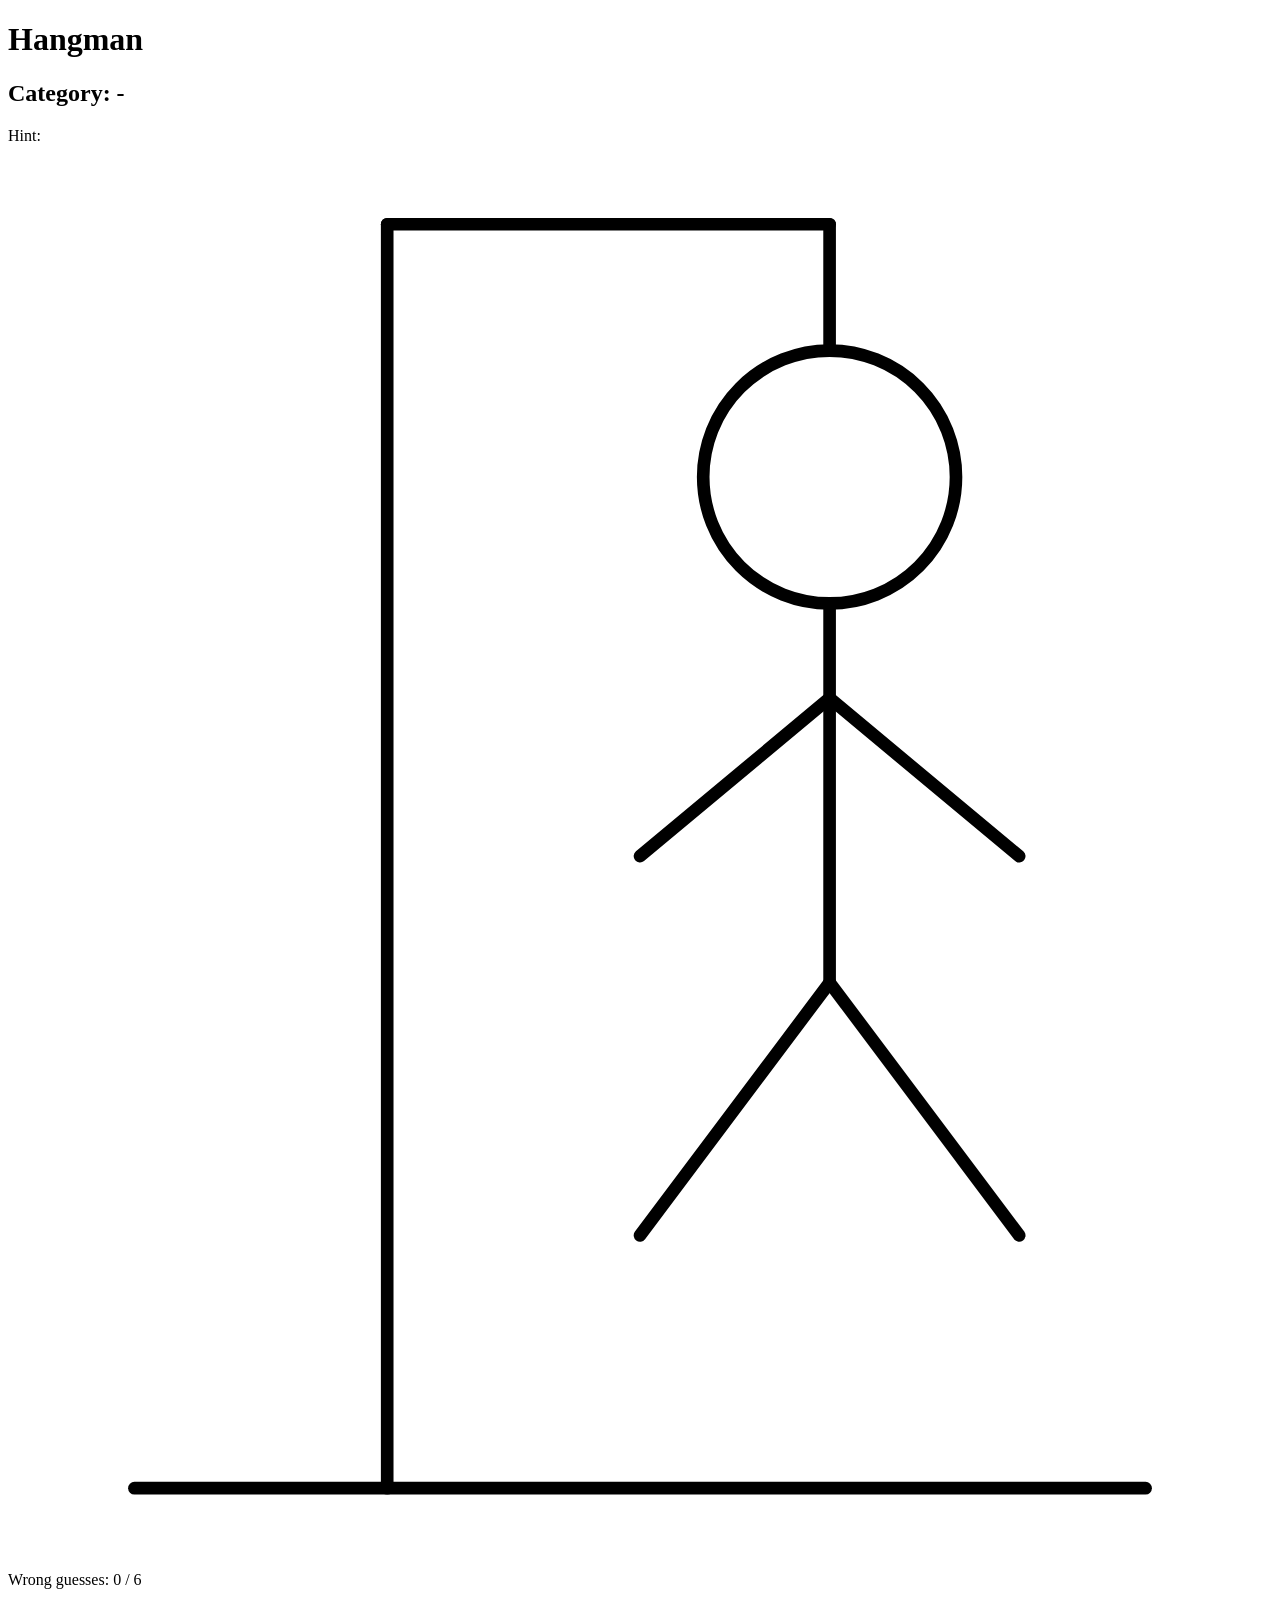
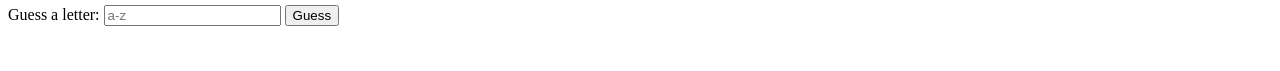
<file: index.html>
<!DOCTYPE html>
<html lang="en">

<head>
    <meta charset="UTF-8">
    <meta name="viewport" content="width=device-width, initial-scale=1.0">
    <title>Hangman</title>
    <link rel="stylesheet" href="./style.css">
    <script src="./app.js" defer></script>
</head>

<body>
    <!-- this is the header and catergory using elementbyid and text requirements -->
    <header>
        <div id="category-display" class="header-strip">
            <h1>Hangman</h1>
            <h2 id="category-title">Category: -</h2>
            <p id="hint-text" class="hint-text">Hint: <span id="hint-content"></span></p>
        </div>
    </header>

    <!-- ================Main game area====================== -->
    <main>
        <!-- Let's try to build the gallows for the body first using a SVG to 
 keep html and js logic seperate and fluid -->
        <svg id="hangman-svg" viewbox="0 0 200 220" aria-label="Hangman drawing" role="img">

            <line x1="20" y1="210" x2="180" y2="210" /> <!-- base -->
            <line x1="60" y1="210" x2="60" y2="10" /> <!-- pole -->
            <line x1="60" y1="10" x2="130" y2="10" /> <!-- beam -->
            <line x1="130" y1="10" x2="130" y2="30" /> <!-- noose -->

            <!-- Body parts, they're hidden in CSS -->
            <circle id="p-head" class="hidden" cx="130" cy="50" r="20" fill="none" />

            <line id="p-body" class="hidden" x1="130" y1="70" x2="130" y2="130" />

            <line id="p-left-arm" class="hidden" x1="130" y1="85" x2="100" y2="110" />

            <line id="p-right-arm" class="hidden" x1="130" y1="85" x2="160" y2="110" />

            <line id="p-right-leg" class="hidden" x1="130" y1="130" x2="160" y2="170" />

            <line id="p-left-leg" class="hidden" x1="130" y1="130" x2="100" y2="170" />

        </svg>
        <!-- JS letter slots are stamped here -->
        <div id="word-display" aria-label="Word to guess"></div>
        <!-- Template is how I satisfy both DocumentFragment and cloneNode 
     from a single function  -->
        <template id="letter-slot-template">
            <span class="letter-slot" data-letter=""></span>
        </template>


        <!-- STATUS - wrong guess count list -->
        <div id="status-area">
            <p id="wrong-counter">Wrong guesses: <span id="wrong-count">0</span> / 6</p>
            <div id="guessed-letters" aria-live="polite"></div>
        </div>

        <!-- GUESS FORM -->
        <form id="guess-form" autocomplete="off" novalidate>
            <label for="guess-input">Guess a letter:</label>
            <input id="guess-input" type="text" required minlength="1" maxlength="1" pattern="[a-zA-Z]"
                placeholder="a-z" aria-label="Type a letter" />
            <!-- Guess button here -->
            <button type="submit">Guess</button>
            <!-- Javascript writes validation errors here -->
            <p id="input-error" class="error-msg" aria-live="polite"></p>
        </form>

        <!-- ON SCREEN KEYBOARD  -->
        <div id="letter-buttons" aria-label="Letter keyboard"></div>

        <!-- GAME RESULT/MESSAGE/BUTTON-hidden until win or lose -->
        <div id="game-message" class="hidden" aria-live="assertive">
            <p id="result-text"></p>
            <p id="answer-reveal"></p>
            <button id="restart-btn">Play Again</button>
        </div>

    </main>

</body>


</html>
</file>
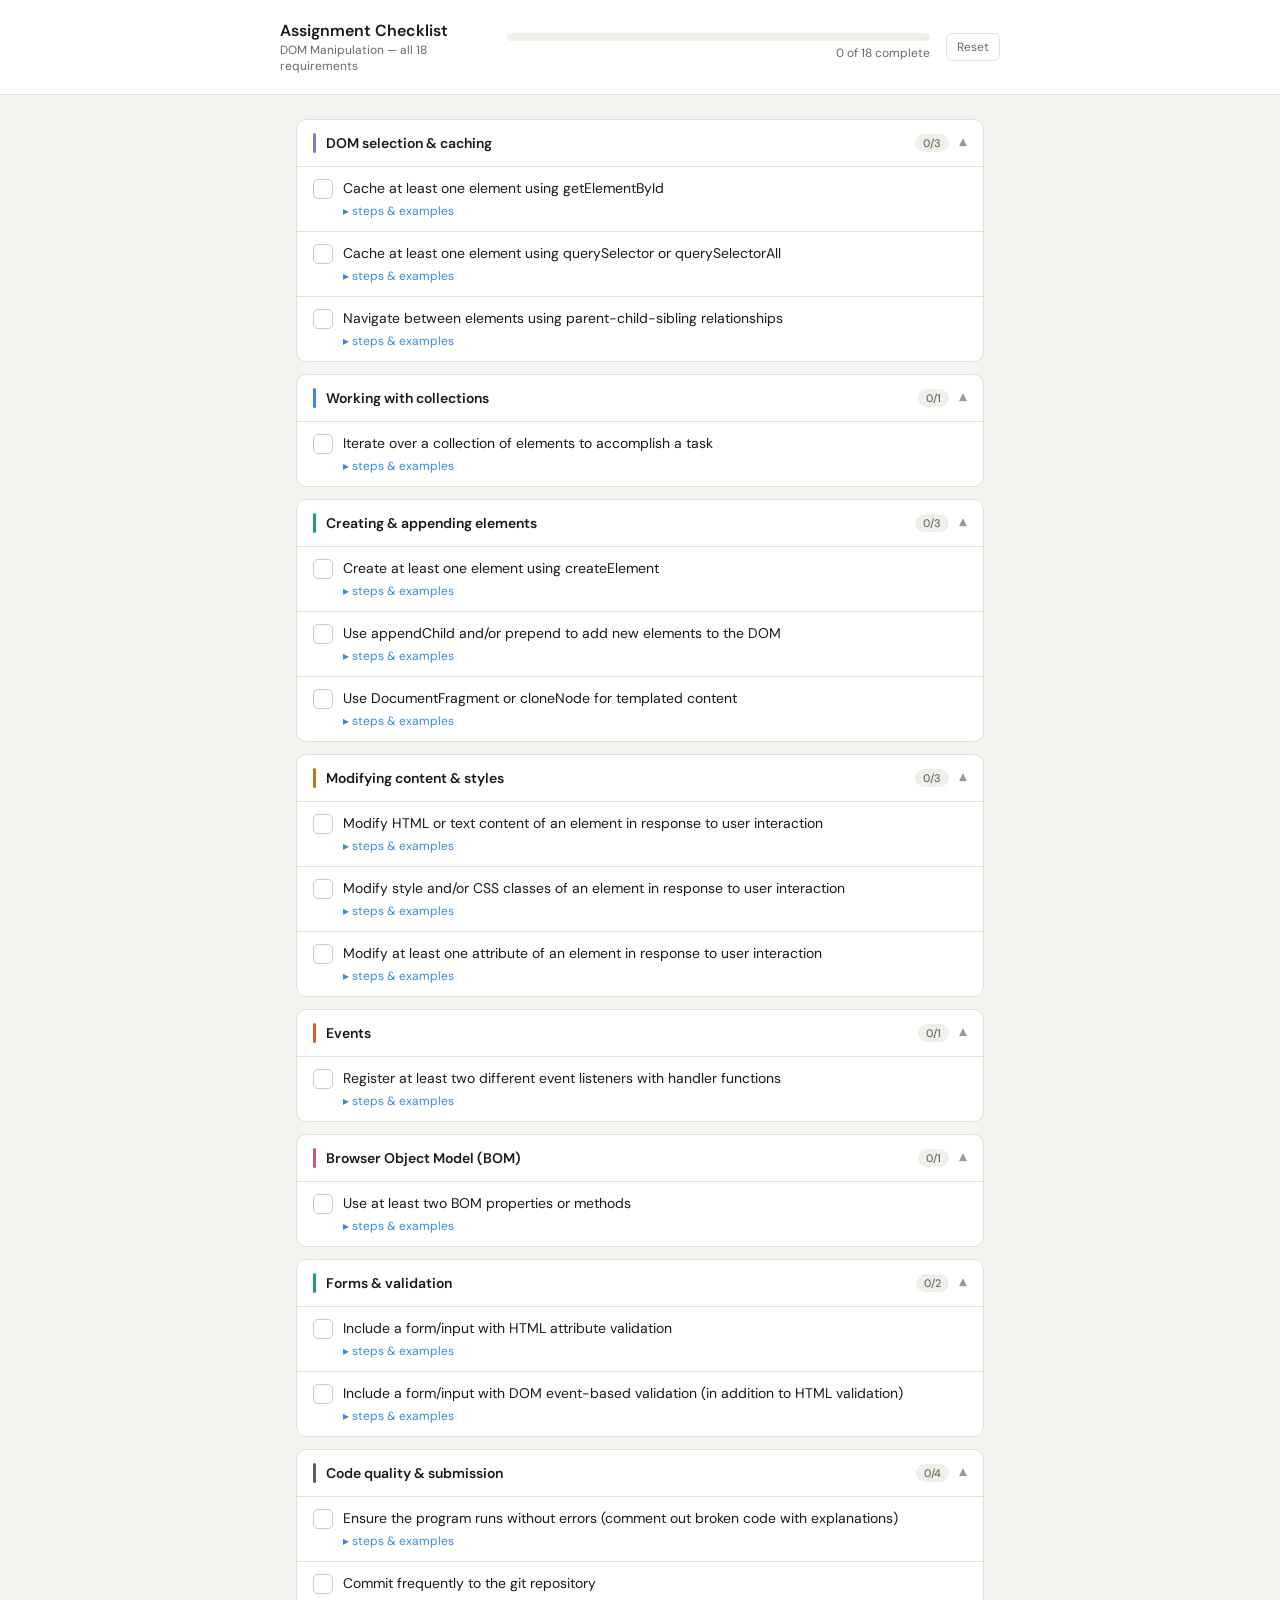
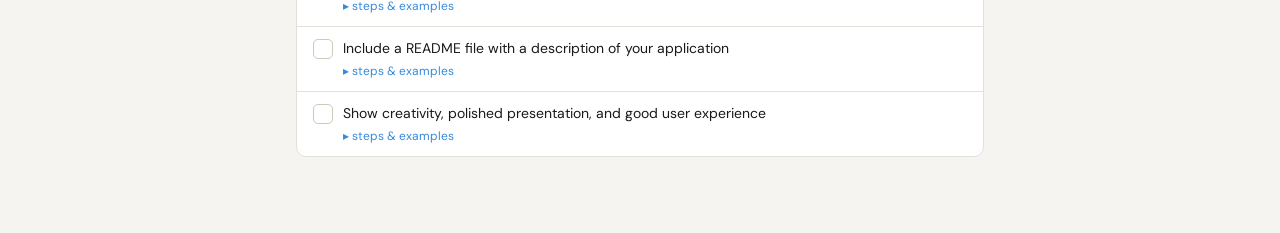
<file: SBAchecklist.html>
<!DOCTYPE html>
<html lang="en">
<head>
<meta charset="UTF-8">
<meta name="viewport" content="width=device-width, initial-scale=1.0">
<title>Assignment Checklist — DOM Manipulation</title>
<link rel="preconnect" href="https://fonts.googleapis.com">
<link href="https://fonts.googleapis.com/css2?family=DM+Sans:wght@400;500;600&family=DM+Mono:wght@400;500&display=swap" rel="stylesheet">
<style>
  *, *::before, *::after { box-sizing: border-box; margin: 0; padding: 0; }

  :root {
    --bg: #f5f4f0;
    --surface: #ffffff;
    --surface2: #f0efe9;
    --border: #e2e0d8;
    --border2: #cccab8;
    --text: #1a1917;
    --text2: #6b6860;
    --text3: #9b9890;
    --green: #1D9E75;
    --green-bg: #e8f7f2;
    --green-text: #0f6e56;
    --purple: #7F77DD;
    --purple-bg: #EEEDFE;
    --purple-text: #3C3489;
    --blue: #378ADD;
    --blue-bg: #E6F1FB;
    --blue-text: #185FA5;
    --teal: #1D9E75;
    --teal-bg: #E1F5EE;
    --teal-text: #0F6E56;
    --amber: #BA7517;
    --amber-bg: #FAEEDA;
    --amber-text: #633806;
    --coral: #D85A30;
    --coral-bg: #FAECE7;
    --coral-text: #4A1B0C;
    --pink: #D4537E;
    --pink-bg: #FBEAF0;
    --pink-text: #4B1528;
    --gray: #5F5E5A;
    --gray-bg: #F1EFE8;
    --gray-text: #2C2C2A;
    --radius: 10px;
    --radius-sm: 6px;
  }

  @media (prefers-color-scheme: dark) {
    :root {
      --bg: #1a1917;
      --surface: #242320;
      --surface2: #2c2b28;
      --border: #3a3935;
      --border2: #4a4945;
      --text: #f0efe9;
      --text2: #9b9890;
      --text3: #6b6860;
      --green-bg: #0a2e22;
      --green-text: #5DCAA5;
      --purple-bg: #1e1c3a;
      --purple-text: #AFA9EC;
      --blue-bg: #0c1e33;
      --blue-text: #85B7EB;
      --teal-bg: #0a2e22;
      --teal-text: #5DCAA5;
      --amber-bg: #2a1e08;
      --amber-text: #FAC775;
      --coral-bg: #2a1208;
      --coral-text: #F0997B;
      --pink-bg: #2a0e1a;
      --pink-text: #ED93B1;
      --gray-bg: #242320;
      --gray-text: #D3D1C7;
    }
  }

  body {
    font-family: 'DM Sans', sans-serif;
    background: var(--bg);
    color: var(--text);
    min-height: 100vh;
    padding: 0;
  }

  header {
    background: var(--surface);
    border-bottom: 1px solid var(--border);
    padding: 1.25rem 1.5rem;
    position: sticky;
    top: 0;
    z-index: 10;
  }

  .header-inner {
    max-width: 720px;
    margin: 0 auto;
    display: flex;
    align-items: center;
    gap: 1rem;
    flex-wrap: wrap;
  }

  .header-title {
    font-size: 16px;
    font-weight: 600;
    flex: 1;
    min-width: 160px;
  }

  .header-title span {
    display: block;
    font-size: 12px;
    font-weight: 400;
    color: var(--text2);
    margin-top: 1px;
  }

  .progress-wrap {
    flex: 2;
    min-width: 180px;
  }

  .progress-bar-bg {
    height: 8px;
    background: var(--surface2);
    border-radius: 99px;
    overflow: hidden;
    margin-bottom: 4px;
  }

  .progress-bar-fill {
    height: 100%;
    background: var(--green);
    border-radius: 99px;
    transition: width 0.4s cubic-bezier(.4,0,.2,1);
    width: 0%;
  }

  .progress-label {
    font-size: 12px;
    color: var(--text2);
    text-align: right;
  }

  .reset-btn {
    font-family: 'DM Sans', sans-serif;
    font-size: 12px;
    color: var(--text2);
    background: none;
    border: 1px solid var(--border);
    border-radius: var(--radius-sm);
    padding: 5px 10px;
    cursor: pointer;
    transition: background 0.15s, color 0.15s;
    white-space: nowrap;
  }
  .reset-btn:hover { background: var(--surface2); color: var(--text); }

  main {
    max-width: 720px;
    margin: 0 auto;
    padding: 1.5rem 1rem 4rem;
  }

  .section {
    background: var(--surface);
    border: 1px solid var(--border);
    border-radius: var(--radius);
    margin-bottom: 0.75rem;
    overflow: hidden;
  }

  .section-header {
    display: flex;
    align-items: center;
    gap: 10px;
    padding: 13px 16px;
    cursor: pointer;
    user-select: none;
    transition: background 0.15s;
  }
  .section-header:hover { background: var(--surface2); }

  .section-accent {
    width: 3px;
    height: 20px;
    border-radius: 99px;
    flex-shrink: 0;
  }

  .section-title {
    font-size: 14px;
    font-weight: 600;
    flex: 1;
  }

  .section-badge {
    font-size: 11px;
    font-weight: 500;
    padding: 2px 8px;
    border-radius: 99px;
    background: var(--surface2);
    color: var(--text2);
    transition: background 0.2s, color 0.2s;
  }
  .section-badge.all-done {
    background: var(--green-bg);
    color: var(--green-text);
  }

  .chevron {
    font-size: 16px;
    color: var(--text3);
    transition: transform 0.2s;
    line-height: 1;
  }
  .chevron.open { transform: rotate(180deg); }

  .task-list {
    border-top: 1px solid var(--border);
  }

  .task {
    padding: 11px 16px;
    border-bottom: 1px solid var(--border);
    transition: background 0.15s;
  }
  .task:last-child { border-bottom: none; }
  .task.done { background: var(--green-bg); }

  .task-row {
    display: flex;
    align-items: flex-start;
    gap: 10px;
  }

  .checkbox {
    width: 20px;
    height: 20px;
    border-radius: 5px;
    border: 1.5px solid var(--border2);
    background: var(--surface);
    cursor: pointer;
    flex-shrink: 0;
    margin-top: 1px;
    display: flex;
    align-items: center;
    justify-content: center;
    transition: all 0.15s;
    -webkit-tap-highlight-color: transparent;
  }
  .checkbox:hover { border-color: var(--green); }
  .checkbox.checked { background: var(--green); border-color: var(--green); }
  .checkbox svg { display: none; }
  .checkbox.checked svg { display: block; }

  .task-content { flex: 1; min-width: 0; }

  .task-label {
    font-size: 14px;
    line-height: 1.5;
    color: var(--text);
    transition: color 0.15s;
  }
  .task.done .task-label {
    color: var(--text3);
    text-decoration: line-through;
  }

  .toggle-steps {
    font-family: 'DM Sans', sans-serif;
    font-size: 12px;
    color: var(--blue);
    background: none;
    border: none;
    cursor: pointer;
    padding: 3px 0 0;
    display: inline-flex;
    align-items: center;
    gap: 3px;
    -webkit-tap-highlight-color: transparent;
  }
  .toggle-steps:hover { text-decoration: underline; }

  .steps {
    display: none;
    margin: 8px 0 2px 30px;
    padding: 10px 12px;
    background: var(--surface2);
    border-radius: var(--radius-sm);
    border-left: 2px solid var(--border2);
  }
  .steps.open { display: block; }

  .step {
    display: flex;
    gap: 8px;
    align-items: flex-start;
    margin-bottom: 6px;
  }
  .step:last-child { margin-bottom: 0; }

  .step-dot {
    width: 5px;
    height: 5px;
    border-radius: 50%;
    background: var(--text3);
    flex-shrink: 0;
    margin-top: 7px;
  }

  .step-text {
    font-size: 13px;
    color: var(--text2);
    line-height: 1.55;
  }

  .example {
    display: inline-block;
    font-size: 11px;
    font-family: 'DM Mono', monospace;
    background: var(--surface);
    border: 1px solid var(--border);
    border-radius: 4px;
    padding: 4px 8px;
    color: var(--purple-text);
    margin-top: 4px;
    word-break: break-all;
    line-height: 1.5;
  }

  .congrats {
    display: none;
    text-align: center;
    padding: 2.5rem 1rem;
    background: var(--surface);
    border: 1px solid var(--border);
    border-radius: var(--radius);
    margin-bottom: 0.75rem;
  }
  .congrats.visible { display: block; }
  .congrats-icon { font-size: 36px; margin-bottom: 0.5rem; }
  .congrats h2 { font-size: 17px; font-weight: 600; margin-bottom: 0.25rem; }
  .congrats p { font-size: 14px; color: var(--text2); }

  @media (max-width: 480px) {
    .header-inner { gap: 0.75rem; }
    .header-title { font-size: 15px; }
    main { padding: 1rem 0.75rem 4rem; }
    .task { padding: 10px 12px; }
    .section-header { padding: 12px 12px; }
    .steps { margin-left: 20px; }
  }
</style>
</head>
<body>

<header>
  <div class="header-inner">
    <div class="header-title">
      Assignment Checklist
      <span>DOM Manipulation — all 18 requirements</span>
    </div>
    <div class="progress-wrap">
      <div class="progress-bar-bg"><div class="progress-bar-fill" id="prog-fill"></div></div>
      <div class="progress-label" id="prog-label">0 of 18 complete</div>
    </div>
    <button class="reset-btn" id="reset-btn">Reset</button>
  </div>
</header>

<main>
  <div class="congrats" id="congrats">
    <div class="congrats-icon">🏆</div>
    <h2>All done — amazing work!</h2>
    <p>Every requirement is checked off. Time to submit.</p>
  </div>
  <div id="checklist"></div>
</main>

<script>
const STORAGE_KEY = 'dom-checklist-v1';

const sections = [
  {
    title: "DOM selection & caching",
    color: "#7F77DD",
    tasks: [
      {
        id: "t1",
        label: "Cache at least one element using getElementById",
        steps: [
          "Give an element an id in your HTML, e.g. <div id=\"output\">",
          "In JS, store it: const output = document.getElementById('output')",
          "Use that variable later instead of querying again — that's the cache"
        ],
        example: "const btn = document.getElementById('submit-btn')"
      },
      {
        id: "t2",
        label: "Cache at least one element using querySelector or querySelectorAll",
        steps: [
          "querySelector grabs the first match: const card = document.querySelector('.card')",
          "querySelectorAll grabs all matches: const items = document.querySelectorAll('li')",
          "Store the result in a variable so you're caching it"
        ],
        example: "const inputs = document.querySelectorAll('input[type=\"text\"]')"
      },
      {
        id: "t3",
        label: "Navigate between elements using parent-child-sibling relationships",
        steps: [
          "From a child, get its parent: element.parentNode",
          "From a parent, get children: element.firstChild / lastChild / children[0]",
          "Between siblings: element.nextElementSibling / previousElementSibling",
          "Use this inside an event handler — e.g. when a button is clicked, style its sibling"
        ],
        example: "btn.nextElementSibling.style.display = 'block'"
      }
    ]
  },
  {
    title: "Working with collections",
    color: "#378ADD",
    tasks: [
      {
        id: "t4",
        label: "Iterate over a collection of elements to accomplish a task",
        steps: [
          "Get a NodeList or array of elements first (querySelectorAll, children, etc.)",
          "Loop using forEach, for...of, or a regular for loop",
          "Do something meaningful in each iteration — add a class, update text, attach a listener"
        ],
        example: "items.forEach(item => item.classList.add('visible'))"
      }
    ]
  },
  {
    title: "Creating & appending elements",
    color: "#1D9E75",
    tasks: [
      {
        id: "t5",
        label: "Create at least one element using createElement",
        steps: [
          "const newEl = document.createElement('div')",
          "Set its content: newEl.textContent = 'Hello'",
          "Don't forget to actually add it to the DOM (see next requirement)"
        ],
        example: "const li = document.createElement('li')"
      },
      {
        id: "t6",
        label: "Use appendChild and/or prepend to add new elements to the DOM",
        steps: [
          "appendChild adds to the end: parent.appendChild(newEl)",
          "prepend adds to the beginning: parent.prepend(newEl)",
          "This should happen dynamically — e.g. when a user submits a form or clicks a button"
        ],
        example: "list.appendChild(li)"
      },
      {
        id: "t7",
        label: "Use DocumentFragment or cloneNode for templated content",
        steps: [
          "Option A — DocumentFragment: const frag = document.createDocumentFragment(), build into it, then append once",
          "Option B — cloneNode: put a <template> in HTML, clone it with template.content.cloneNode(true), fill in data, append",
          "Both avoid repeatedly hitting the DOM — great for rendering lists of repeated items"
        ],
        example: "const clone = template.content.cloneNode(true); clone.querySelector('.name').textContent = name"
      }
    ]
  },
  {
    title: "Modifying content & styles",
    color: "#BA7517",
    tasks: [
      {
        id: "t8",
        label: "Modify HTML or text content of an element in response to user interaction",
        steps: [
          "innerHTML sets HTML string: el.innerHTML = '<strong>Done!</strong>'",
          "textContent / innerText set plain text: el.textContent = 'Updated'",
          "Must happen inside an event handler (click, input, submit, etc.)"
        ],
        example: "output.textContent = 'You typed: ' + input.value"
      },
      {
        id: "t9",
        label: "Modify style and/or CSS classes of an element in response to user interaction",
        steps: [
          "classList.add('active') / classList.remove('hidden') / classList.toggle('open')",
          "Or direct style: el.style.color = 'red'",
          "Triggers must be user-driven — click, input change, etc."
        ],
        example: "card.classList.toggle('expanded') when header is clicked"
      },
      {
        id: "t10",
        label: "Modify at least one attribute of an element in response to user interaction",
        steps: [
          "el.setAttribute('disabled', true) or el.removeAttribute('disabled')",
          "el.setAttribute('src', newUrl) or img.alt = 'new description'",
          "Common targets: disabled, src, href, placeholder, aria-expanded"
        ],
        example: "img.setAttribute('src', selectedImage) when user clicks a thumbnail"
      }
    ]
  },
  {
    title: "Events",
    color: "#D85A30",
    tasks: [
      {
        id: "t11",
        label: "Register at least two different event listeners with handler functions",
        steps: [
          "Use addEventListener: el.addEventListener('click', handleClick)",
          "Must be two different event types — e.g. 'click' and 'input', or 'click' and 'mouseover'",
          "Write named handler functions (not just anonymous arrows) for full credit",
          "Examples: click, input, change, submit, keydown, mouseover, focus, blur"
        ],
        example: "btn.addEventListener('click', handleAdd); search.addEventListener('input', handleFilter)"
      }
    ]
  },
  {
    title: "Browser Object Model (BOM)",
    color: "#D4537E",
    tasks: [
      {
        id: "t12",
        label: "Use at least two BOM properties or methods",
        steps: [
          "window.alert() / window.confirm() / window.prompt()",
          "window.location.href — read or set the page URL",
          "window.localStorage.setItem() / getItem()",
          "window.setTimeout() / window.setInterval()",
          "window.innerWidth / window.innerHeight — viewport size",
          "window.history.back()"
        ],
        example: "window.alert('Saved!') and window.localStorage.setItem('data', JSON.stringify(items))"
      }
    ]
  },
  {
    title: "Forms & validation",
    color: "#1D9E75",
    tasks: [
      {
        id: "t13",
        label: "Include a form/input with HTML attribute validation",
        steps: [
          "Add validation attributes directly in HTML on your <input>",
          "Examples: required, minlength=\"3\", maxlength=\"100\", type=\"email\", min=\"1\", pattern=\"[A-Za-z]+\"",
          "The browser enforces these automatically on form submit"
        ],
        example: "<input type=\"email\" required placeholder=\"Enter email\">"
      },
      {
        id: "t14",
        label: "Include a form/input with DOM event-based validation (in addition to HTML validation)",
        steps: [
          "Listen to 'input', 'blur', or 'submit' events on the form/field",
          "Write JS to check the value and show a custom error message in the DOM",
          "Don't rely only on browser alerts — update an error <span> or <p> in the page",
          "Can be the same form as above, but must add JS-driven checks on top"
        ],
        example: "input.addEventListener('blur', () => { if(input.value.length < 3) errorMsg.textContent = 'Too short' })"
      }
    ]
  },
  {
    title: "Code quality & submission",
    color: "#5F5E5A",
    tasks: [
      {
        id: "t15",
        label: "Ensure the program runs without errors (comment out broken code with explanations)",
        steps: [
          "Open the browser console (F12) and fix or comment out anything with red errors",
          "For commented-out code, add a note: // Blocker: couldn't get X to work because...",
          "Partial credit is given for explained blockers — don't leave silent broken code"
        ]
      },
      {
        id: "t16",
        label: "Commit frequently to the git repository",
        steps: [
          "Aim for a commit after each major feature or requirement is complete",
          "Commit message tip: 'Add event listeners for click and input' is better than 'update'",
          "At minimum: one commit per requirement group"
        ],
        example: "git add . && git commit -m 'Add form validation with event listeners'"
      },
      {
        id: "t17",
        label: "Include a README file with a description of your application",
        steps: [
          "Create README.md in your project root",
          "Include: what the app does, how to run it, and any features you're proud of",
          "Mention anything you commented out and why"
        ]
      },
      {
        id: "t18",
        label: "Show creativity, polished presentation, and good user experience",
        steps: [
          "Pick an idea you find interesting — it shows in the final product",
          "Make the UI clean and readable (good spacing, clear labels)",
          "Add small UX touches: confirmation messages, loading states, empty states",
          "Make sure it works on different screen sizes if possible"
        ]
      }
    ]
  }
];

const total = sections.reduce((a, s) => a + s.tasks.length, 0);
let state = {};

function loadState() {
  try {
    const saved = localStorage.getItem(STORAGE_KEY);
    if (saved) state = JSON.parse(saved);
  } catch(e) {}
  sections.forEach(s => s.tasks.forEach(t => { if (!(t.id in state)) state[t.id] = false; }));
}

function saveState() {
  try { localStorage.setItem(STORAGE_KEY, JSON.stringify(state)); } catch(e) {}
}

function countDone() { return Object.values(state).filter(Boolean).length; }

function updateProgress() {
  const done = countDone();
  const pct = Math.round((done / total) * 100);
  document.getElementById('prog-fill').style.width = pct + '%';
  document.getElementById('prog-label').textContent = done + ' of ' + total + ' complete';
  document.getElementById('congrats').classList.toggle('visible', done === total);
}

function buildChecklist() {
  const container = document.getElementById('checklist');
  container.innerHTML = '';

  sections.forEach(sec => {
    const secDone = sec.tasks.filter(t => state[t.id]).length;
    const allDone = secDone === sec.tasks.length;

    const secEl = document.createElement('div');
    secEl.className = 'section';

    const header = document.createElement('div');
    header.className = 'section-header';
    header.setAttribute('role', 'button');
    header.setAttribute('tabindex', '0');
    header.setAttribute('aria-expanded', 'true');
    header.innerHTML = `
      <div class="section-accent" style="background:${sec.color}"></div>
      <span class="section-title">${sec.title}</span>
      <span class="section-badge${allDone ? ' all-done' : ''}">${secDone}/${sec.tasks.length}</span>
      <span class="chevron open">▾</span>
    `;

    const taskList = document.createElement('div');
    taskList.className = 'task-list';

    sec.tasks.forEach(task => {
      const taskEl = document.createElement('div');
      taskEl.className = 'task' + (state[task.id] ? ' done' : '');
      taskEl.dataset.id = task.id;

      const hasSteps = task.steps && task.steps.length;
      let stepsHtml = '';
      if (hasSteps) {
        stepsHtml = `<div class="steps" id="steps-${task.id}">`;
        task.steps.forEach(s => {
          stepsHtml += `<div class="step"><div class="step-dot"></div><span class="step-text">${s}</span></div>`;
        });
        if (task.example) {
          stepsHtml += `<div class="step"><div class="step-dot"></div><span class="step-text">Example:<br><code class="example">${task.example}</code></span></div>`;
        }
        stepsHtml += '</div>';
      }

      taskEl.innerHTML = `
        <div class="task-row">
          <div class="checkbox${state[task.id] ? ' checked' : ''}" role="checkbox" aria-checked="${state[task.id]}" tabindex="0" data-id="${task.id}">
            <svg width="12" height="9" viewBox="0 0 12 9" fill="none"><path d="M1 4L4.5 7.5L11 1" stroke="white" stroke-width="1.8" stroke-linecap="round" stroke-linejoin="round"/></svg>
          </div>
          <div class="task-content">
            <div class="task-label">${task.label}</div>
            ${hasSteps ? `<button class="toggle-steps" data-target="steps-${task.id}">▸ steps & examples</button>` : ''}
          </div>
        </div>
        ${stepsHtml}
      `;

      taskList.appendChild(taskEl);
    });

    secEl.appendChild(header);
    secEl.appendChild(taskList);
    container.appendChild(secEl);

    const toggleSection = () => {
      const chevron = header.querySelector('.chevron');
      const isOpen = chevron.classList.contains('open');
      taskList.style.display = isOpen ? 'none' : '';
      chevron.classList.toggle('open', !isOpen);
      header.setAttribute('aria-expanded', String(!isOpen));
    };
    header.addEventListener('click', toggleSection);
    header.addEventListener('keydown', e => { if (e.key === 'Enter' || e.key === ' ') { e.preventDefault(); toggleSection(); }});
  });

  container.querySelectorAll('.checkbox').forEach(box => {
    const toggle = () => {
      const id = box.dataset.id;
      state[id] = !state[id];
      saveState();
      buildChecklist();
      updateProgress();
    };
    box.addEventListener('click', toggle);
    box.addEventListener('keydown', e => { if (e.key === ' ' || e.key === 'Enter') { e.preventDefault(); toggle(); }});
  });

  container.querySelectorAll('.toggle-steps').forEach(btn => {
    btn.addEventListener('click', e => {
      e.stopPropagation();
      const target = document.getElementById(btn.dataset.target);
      const isOpen = target.classList.toggle('open');
      btn.textContent = (isOpen ? '▾ hide steps' : '▸ steps & examples');
    });
  });
}

document.getElementById('reset-btn').addEventListener('click', () => {
  if (confirm('Reset all checkboxes? Your progress will be cleared.')) {
    sections.forEach(s => s.tasks.forEach(t => { state[t.id] = false; }));
    saveState();
    buildChecklist();
    updateProgress();
  }
});

loadState();
buildChecklist();
updateProgress();
</script>
</body>
</html>
</file>
<file: style.css>
/* For the gallows, i don't this to move*/
#hangman-svg line,
#hangman-svg circle {
    stroke: currentColor;
    stroke-width: 2;
    stroke-linecap: round;
}

/* Body parts hidden */
.hidden {
    opacity: 0;
    transition: opacity 0.35s ease;
}

/* JS removes .hidden and CSS animates the fade */
#hangman-svg circle,
#hangman-svg line[id] {
    opacity: 1;
}
</file>
